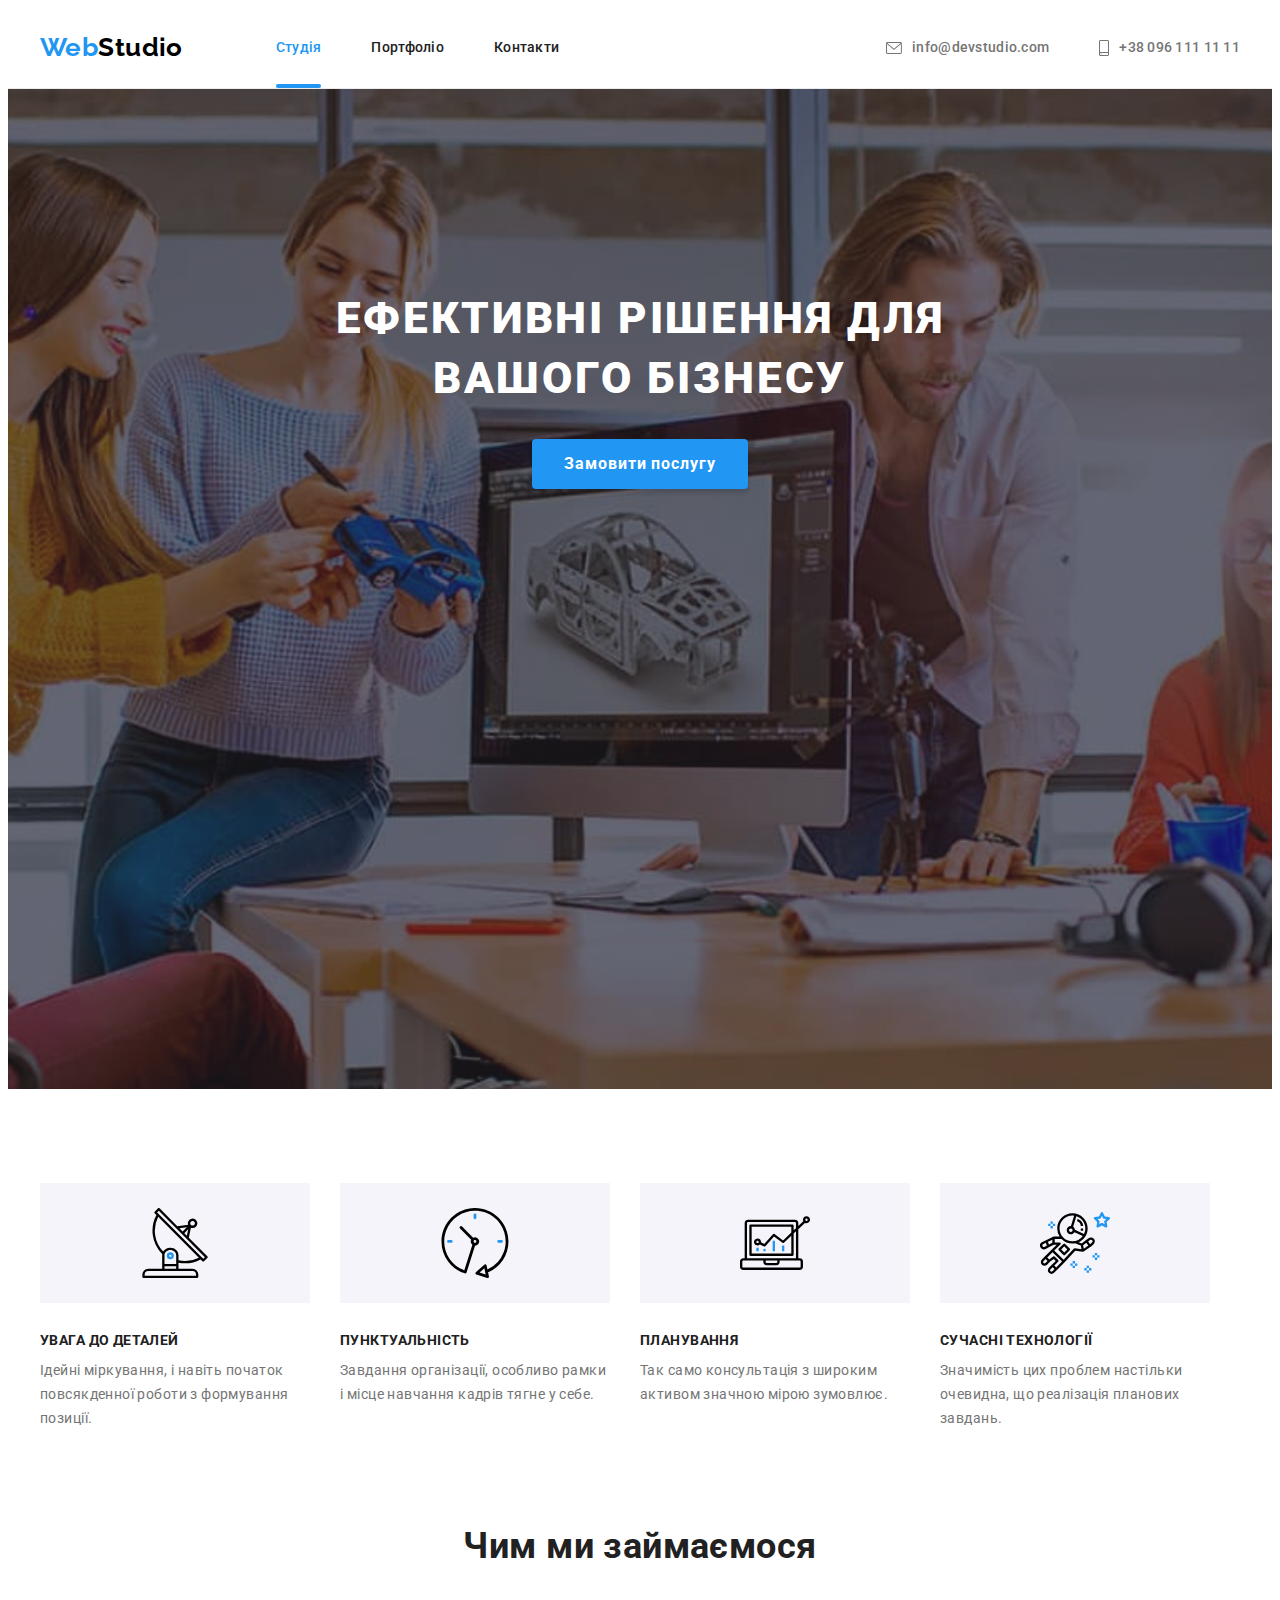
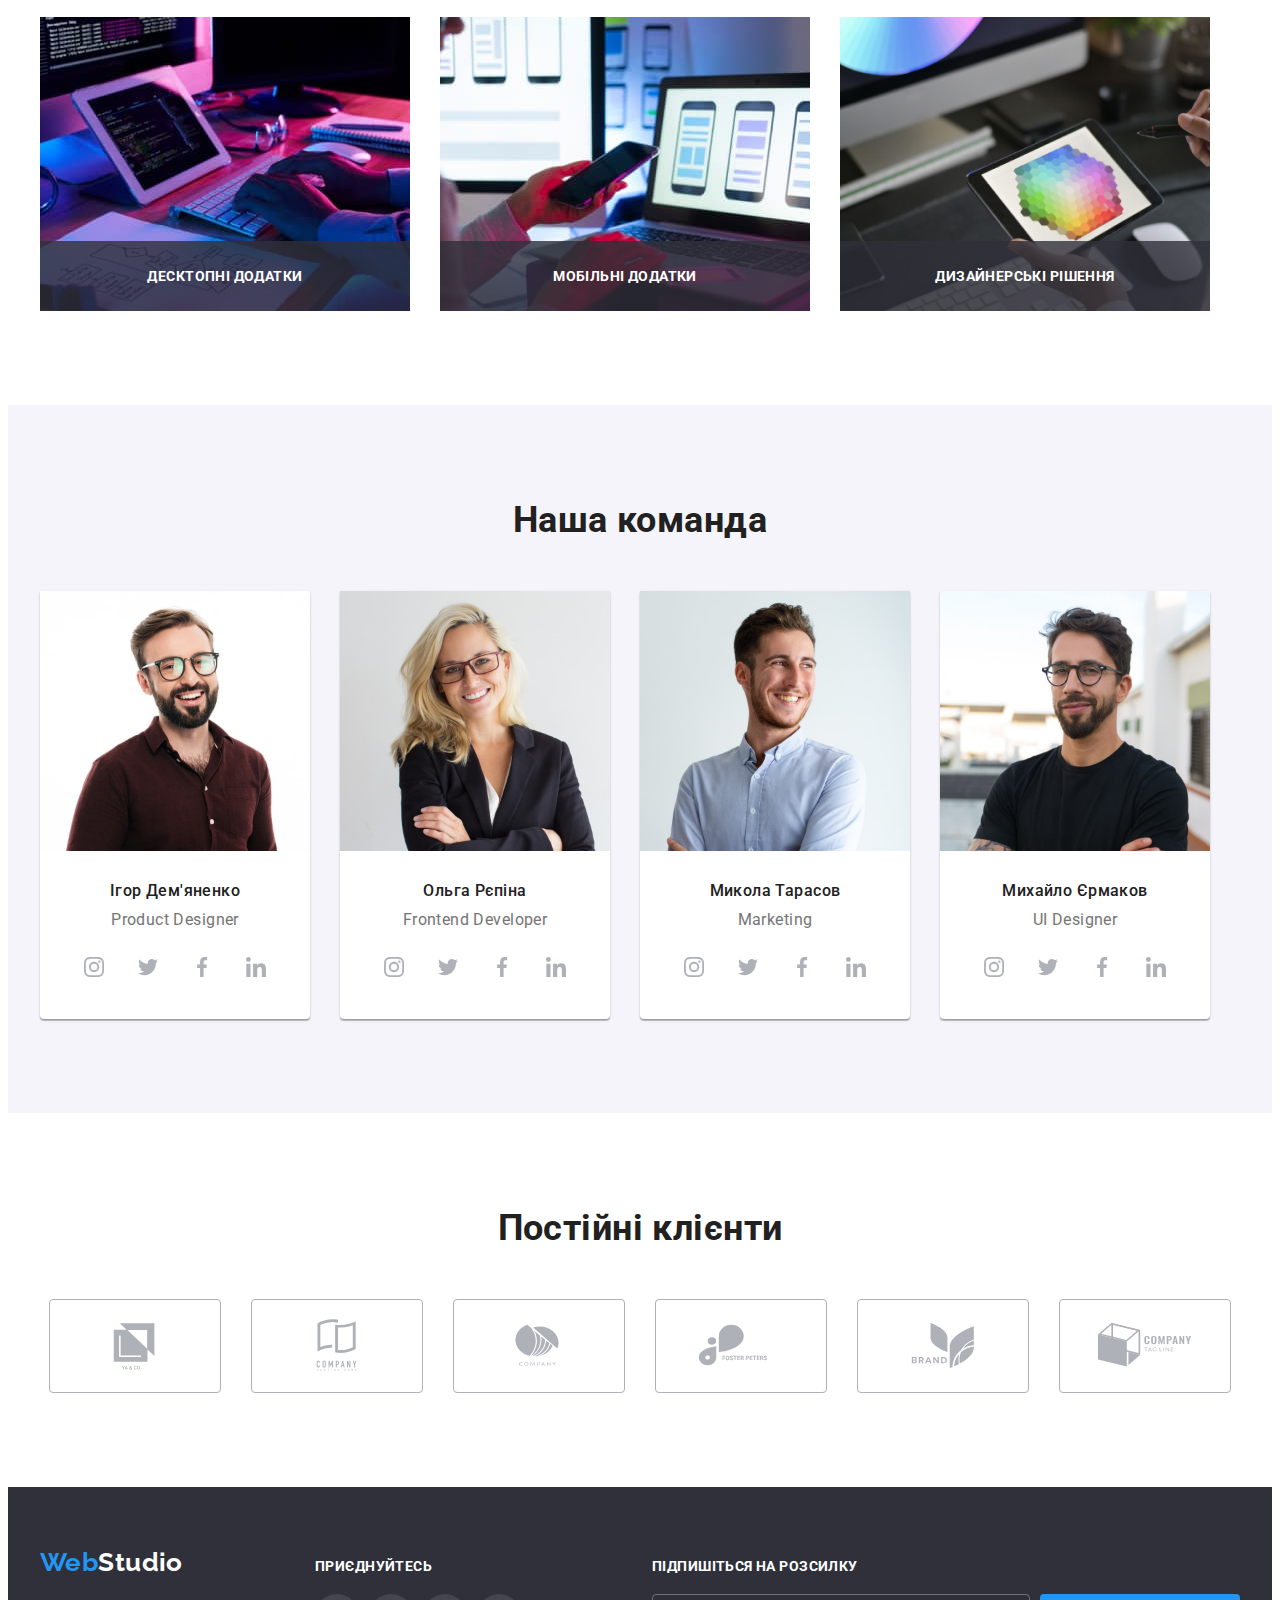
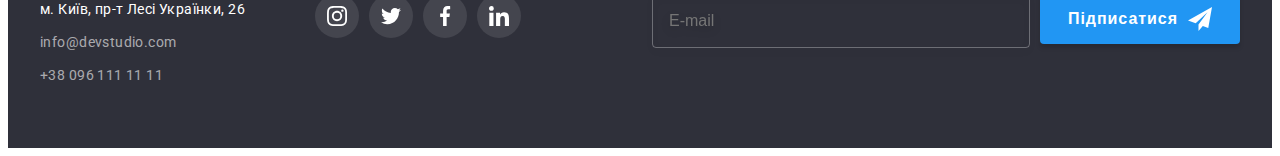
<file: index.html>
<!DOCTYPE html>
<html lang="en">
  <head>
    <meta charset="UTF-8" />
    <meta http-equiv="X-UA-Compatible" content="IE=edge" />
    <meta name="viewport" content="width=device-width, initial-scale=1.0" />
    <title>WebStudio</title>
    <link
      href="https://fonts.googleapis.com/css2?family=Raleway:wght@700&family=Roboto:wght@400;500;700;900&display=swap"
      rel="stylesheet"
    />
    <link
      rel="stylesheet"
      href="https://cdnjs.cloudflare.com/ajax/libs/modern-normalize/1.1.0/modern-normalize.min.css"
      integrity="sha512-wpPYUAdjBVSE4KJnH1VR1HeZfpl1ub8YT/NKx4PuQ5NmX2tKuGu6U/JRp5y+Y8XG2tV+wKQpNHVUX03MfMFn9Q=="
      crossorigin="anonymous"
      referrerpolicy="no-referrer"
    />
    <link rel="stylesheet" href="./css/main.min.css" />
  </head>

  <body>
    <!--++++++++++++++++ HEADER +++++++++++== -->
    <header class="header">
      <div class="header-container container">
        <a href="./index.html" class="logo"> <span class="logo--inversion">Web</span>Studio </a>
        <nav class="nav">
          <ul class="nav__list list">
            <li class="nav__item">
              <a href="./index.html" class="nav__link nav__link--current">Студія</a>
            </li>
            <li class="nav__item"><a href="./Portfolio.html" class="nav__link">Портфоліо</a></li>
            <li class="nav__item"><a href="" class="nav__link">Контакти</a></li>
          </ul>
        </nav>

        <ul class="contacts list">
          <li class="contacts__item">
            <a href="mailto:info@devstudio.com" class="contacts__link">
              <svg class="contacts__icon" width="16" height="10">
                <use href="./images/icons.svg#envelope"></use>
              </svg>
              info@devstudio.com</a
            >
          </li>
          <li class="contacts__item">
            <a href="tel:+380961111111" class="contacts__link">
              <svg class="contacts__icon" width="10" height="16">
                <use href="./images/icons.svg#smartphone"></use>
              </svg>
              +38 096 111 11 11</a
            >
          </li>
        </ul>
      </div>
    </header>
    <main>
      <!-- ++++++++++++++++ HERO +++++++++++== -->
      <section class="hero">
        <div>
          <h1 class="hero__title">ефективні рішення для вашого бізнесу</h1>
          <button type="button" class="hero__button" data-modal-open>Замовити послугу</button>
        </div>
      </section>

      <!-- 1.Показники досвіду -->
      <section class="section">
        <div class="features container">
          <h2 class="visually__hidden">Показники досвіду</h2>
          <ul class="features__sections list">
            <li class="features__items">
              <div class="features__icons">
                <svg class="features__icon">
                  <use href="./images/icons.svg#antenna"></use>
                </svg>
              </div>
              <h3 class="features__title">УВАГА ДО ДЕТАЛЕЙ</h3>
              <p class="features__list">
                Ідейні міркування, і навіть початок повсякденної роботи з формування позиції.
              </p>
            </li>
            <li class="features__items">
              <div class="features__icons">
                <svg class="features__icon">
                  <use href="./images/icons.svg#clock"></use>
                </svg>
              </div>
              <h3 class="features__title">ПУНКТУАЛЬНІСТЬ</h3>
              <p class="features__list">
                Завдання організації, особливо рамки i місце навчання кадрів тягне у себе.
              </p>
            </li>
            <li class="features__items">
              <div class="features__icons">
                <svg class="features__icon">
                  <use href="./images/icons.svg#diagram"></use>
                </svg>
              </div>
              <h3 class="features__title">ПЛАНУВАННЯ</h3>
              <p class="features__list">
                Так само консультація з широким активом значною мірою зумовлює.
              </p>
            </li>
            <li class="features__items">
              <div class="features__icons">
                <svg class="features__icon">
                  <use href="./images/icons.svg#astronaut"></use>
                </svg>
              </div>
              <h3 class="features__title">СУЧАСНІ ТЕХНОЛОГІЇ</h3>
              <p class="features__list">
                Значимість цих проблем настільки очевидна, що реалізація планових завдань.
              </p>
            </li>
          </ul>
        </div>
      </section>
      <!-- 2.Чим ми займаємося-->
      <section class="works section">
        <div class="container">
          <h2 class="works__title">Чим ми займаємося</h2>
          <ul class="works__features list">
            <li class="works__items">
              <img src="./images/doing1.jpg" alt="desktop applications" width="370" />
              <p class="works__overlay">Десктопні додатки</p>
            </li>
            <li class="works__items">
              <img src="./images/doing2.jpg" alt="mobile applications" width="370" />
              <p class="works__overlay">Мобільні додатки</p>
            </li>
            <li class="works__items">
              <img src="./images/doing3.jpg" alt="design solutions" width="370" />
              <p class="works__overlay">Дизайнерські рішення</p>
            </li>
          </ul>
        </div>
      </section>
      <!--  3.Наша команда-->
      <section class="team section">
        <div class="container">
          <h2 class="team__title">Наша команда</h2>
          <ul class="team__features list">
            <li class="team__item">
              <img src="./images/team1.jpg" alt="Product Designer" width="270" />
              <div class="team__content">
                <h3 class="team__name">Ігор Дем'яненко</h3>
                <p class="team__position">Product Designer</p>
                <!-- /*  посилання на соціальні мережі Ігор Дем'яненко*/ -->
                <ul class="social list">
                  <li>
                    <a
                      class="social__link"
                      href="https://www.instagram.com"
                      target="_blank"
                      rel="noopener noreferrer"
                      aria-label="Instagram icon"
                    >
                      <svg class="social__icon">
                        <use href="./images/icons.svg#instagram"></use>
                      </svg>
                    </a>
                  </li>
                  <li class="social__items">
                    <a
                      class="social__link"
                      href="https://www.twitter.com"
                      target="_blank"
                      rel="noopener noreferrer"
                      aria-label="Twitter icon"
                    >
                      <svg class="social__icon">
                        <use href="./images/icons.svg#twitter"></use>
                      </svg>
                    </a>
                  </li>
                  <li class="social__items">
                    <a
                      class="social__link"
                      href="https://uk-ua.facebook.com"
                      target="_blank"
                      rel="noopener noreferrer"
                      aria-label="Facebook icon"
                    >
                      <svg class="social__icon">
                        <use href="./images/icons.svg#facebook"></use>
                      </svg>
                    </a>
                  </li>
                  <li class="social__items">
                    <a
                      class="social__link"
                      href="https://www.linkedin.com/"
                      target="_blank"
                      rel="noopener noreferrer"
                      aria-label="Linkedin icon"
                    >
                      <svg class="social__icon">
                        <use href="./images/icons.svg#linkedin"></use>
                      </svg>
                    </a>
                  </li>
                </ul>
              </div>
            </li>
            <li class="team__item">
              <img src="./images/team2.jpg" alt="Frontend Developer" width="270" />
              <div class="team__content">
                <h3 class="team__name">Ольга Рєпіна</h3>
                <p class="team__position">Frontend Developer</p>
                <!-- /*  посилання на соціальні мережі Ольга Рєпіна*/ -->
                <ul class="social list">
                  <li>
                    <a
                      class="social__link"
                      href="https://www.instagram.com"
                      target="_blank"
                      rel="noopener noreferrer"
                      aria-label="Instagram icon"
                    >
                      <svg class="social__icon">
                        <use href="./images/icons.svg#instagram"></use>
                      </svg>
                    </a>
                  </li>
                  <li class="social__items">
                    <a
                      class="social__link"
                      href="https://www.twitter.com"
                      target="_blank"
                      rel="noopener noreferrer"
                      aria-label="Twitter icon"
                    >
                      <svg class="social__icon">
                        <use href="./images/icons.svg#twitter"></use>
                      </svg>
                    </a>
                  </li>
                  <li class="social__items">
                    <a
                      class="social__link"
                      href="https://uk-ua.facebook.com"
                      target="_blank"
                      rel="noopener noreferrer"
                      aria-label="Facebook icon"
                    >
                      <svg class="social__icon">
                        <use href="./images/icons.svg#facebook"></use>
                      </svg>
                    </a>
                  </li>
                  <li class="social__items">
                    <a
                      class="social__link"
                      href="https://www.linkedin.com/"
                      target="_blank"
                      rel="noopener noreferrer"
                      aria-label="Linkedin icon"
                    >
                      <svg class="social__icon">
                        <use href="./images/icons.svg#linkedin"></use>
                      </svg>
                    </a>
                  </li>
                </ul>
              </div>
            </li>
            <li class="team__item">
              <img src="./images/team3.jpg" alt="Marketing" width="270" />
              <div class="team__content">
                <h3 class="team__name">Микола Тарасов</h3>
                <p class="team__position">Marketing</p>
                <!-- /*  посилання на соціальні мережі Микола Тарасов*/ -->
                <ul class="social list">
                  <li>
                    <a
                      class="social__link"
                      href="https://www.instagram.com"
                      target="_blank"
                      rel="noopener noreferrer"
                      aria-label="Instagram icon"
                    >
                      <svg class="social__icon">
                        <use href="./images/icons.svg#instagram"></use>
                      </svg>
                    </a>
                  </li>
                  <li class="social__items">
                    <a
                      class="social__link"
                      href="https://www.twitter.com"
                      target="_blank"
                      rel="noopener noreferrer"
                      aria-label="Twitter icon"
                    >
                      <svg class="social__icon">
                        <use href="./images/icons.svg#twitter"></use>
                      </svg>
                    </a>
                  </li>
                  <li class="social__items">
                    <a
                      class="social__link"
                      href="https://uk-ua.facebook.com"
                      target="_blank"
                      rel="noopener noreferrer"
                      aria-label="Facebook icon"
                    >
                      <svg class="social__icon">
                        <use href="./images/icons.svg#facebook"></use>
                      </svg>
                    </a>
                  </li>
                  <li class="social__items">
                    <a
                      class="social__link"
                      href="https://www.linkedin.com/"
                      target="_blank"
                      rel="noopener noreferrer"
                      aria-label="Linkedin icon"
                    >
                      <svg class="social__icon">
                        <use href="./images/icons.svg#linkedin"></use>
                      </svg>
                    </a>
                  </li>
                </ul>
              </div>
            </li>
            <li class="team__item">
              <img src="./images/team4.jpg" alt="UI Designer" width="270" />
              <div class="team__content">
                <h3 class="team__name">Михайло Єрмаков</h3>
                <p class="team__position">UI Designer</p>
                <!-- /*  посилання на соціальні мережі Михайло Єрмаков*/ -->
                <ul class="social list">
                  <li>
                    <a
                      class="social__link"
                      href="https://www.instagram.com"
                      target="_blank"
                      rel="noopener noreferrer"
                      aria-label="Instagram icon"
                    >
                      <svg class="social__icon">
                        <use href="./images/icons.svg#instagram"></use>
                      </svg>
                    </a>
                  </li>
                  <li class="social__items">
                    <a
                      class="social__link"
                      href="https://www.twitter.com"
                      target="_blank"
                      rel="noopener noreferrer"
                      aria-label="Twitter icon"
                    >
                      <svg class="social__icon">
                        <use href="./images/icons.svg#twitter"></use>
                      </svg>
                    </a>
                  </li>
                  <li class="social__items">
                    <a
                      class="social__link"
                      href="https://uk-ua.facebook.com"
                      target="_blank"
                      rel="noopener noreferrer"
                      aria-label="Facebook icon"
                    >
                      <svg class="social__icon">
                        <use href="./images/icons.svg#facebook"></use>
                      </svg>
                    </a>
                  </li>
                  <li class="social__items">
                    <a
                      class="social__link"
                      href="https://www.linkedin.com/"
                      target="_blank"
                      rel="noopener noreferrer"
                      aria-label="Linkedin icon"
                    >
                      <svg class="social__icon">
                        <use href="./images/icons.svg#linkedin"></use>
                      </svg>
                    </a>
                  </li>
                </ul>
              </div>
            </li>
          </ul>
        </div>
      </section>
      <!--  4.Постійні клієнти-->
      <section class="clients section">
        <div class="container">
          <h2 class="clients__title">Постійні клієнти</h2>
          <ul class="clients__list list">
            <li>
              <a
                class="clients__link"
                href="https://www.google.com/"
                target="_blank"
                rel="noopener noreferrer"
                aria-label="Перший постійний клієнт"
              >
                <svg class="clients__icon">
                  <use href="./images/icons.svg#Logo1"></use>
                </svg>
              </a>
            </li>
            <li>
              <a
                class="clients__link"
                href="https://www.google.com/"
                target="_blank"
                rel="noopener noreferrer"
                aria-label="Другий постійний клієнт"
              >
                <svg class="clients__icon">
                  <use href="./images/icons.svg#Logo2"></use>
                </svg>
              </a>
            </li>
            <li>
              <a
                class="clients__link"
                href="https://www.google.com/"
                target="_blank"
                rel="noopener noreferrer"
                aria-label="Третій постійний клієнт"
              >
                <svg class="clients__icon">
                  <use href="./images/icons.svg#Logo3"></use>
                </svg>
              </a>
            </li>
            <li>
              <a
                class="clients__link"
                href="https://www.google.com/"
                target="_blank"
                rel="noopener noreferrer"
                aria-label="Четвертий постійний клієнт"
              >
                <svg class="clients__icon">
                  <use href="./images/icons.svg#Logo4"></use>
                </svg>
              </a>
            </li>
            <li>
              <a
                class="clients__link"
                href="https://www.google.com/"
                target="_blank"
                rel="noopener noreferrer"
                aria-label="П'ятий постійний клієнт"
              >
                <svg class="clients__icon">
                  <use href="./images/icons.svg#Logo5"></use>
                </svg>
              </a>
            </li>
            <li>
              <a
                class="clients__link"
                href="https://www.google.com/"
                target="_blank"
                rel="noopener noreferrer"
                aria-label="Шостий постійний клієнт"
              >
                <svg class="clients__icon">
                  <use href="./images/icons.svg#Logo6"></use>
                </svg>
              </a>
            </li>
          </ul>
        </div>
      </section>
    </main>
    <!-- ======= footer ======== -->
    <footer class="footer">
      <div class="footer__container container">
        <div>
          <a href="./index.html" class="footer__logo">
            <span class="logo--inversion">Web</span>Studio</a
          >
          <address>
            <ul class="address list">
              <li class="address__item">
                <a
                  href="https://goo.gl/maps/YVuSFA7WmC1A45kF6"
                  target="_blank"
                  rel="noopener noreferrer nofollow"
                  class="address__link"
                >
                  м. Київ, пр-т Лесі Українки, 26</a
                >
              </li>
              <li class="address__item">
                <a href="mailto:info@devstudio.com" class="address__contacts">info@devstudio.com</a>
              </li>
              <li class="address__item">
                <a href="tel:+380961111111" class="address__contacts">+38 096 111 11 11</a>
              </li>
            </ul>
          </address>
        </div>
        <!-- footer social -->
        <div class="footer__social">
          <h2 class="footer__join">Приєднуйтесь</h2>
          <ul class="icon__social list">
            <li>
              <a
                class="footer__social-link"
                href="https://www.instagram.com"
                target="_blank"
                rel="noopener noreferrer"
                aria-label="Instagram icon"
              >
                <svg class="footer__social-icon">
                  <use href="./images/icons.svg#instagram"></use>
                </svg>
              </a>
            </li>

            <li>
              <a
                class="footer__social-link"
                href="https://www.twitter.com"
                target="_blank"
                rel="noopener noreferrer"
                aria-label="Twitter icon"
              >
                <svg class="footer__social-icon">
                  <use href="./images/icons.svg#twitter"></use>
                </svg>
              </a>
            </li>
            <li>
              <a
                class="footer__social-link"
                href="https://uk-ua.facebook.com"
                target="_blank"
                rel="noopener noreferrer"
                aria-label="Facebook icon"
              >
                <svg class="footer__social-icon">
                  <use href="./images/icons.svg#facebook"></use>
                </svg>
              </a>
            </li>
            <li>
              <a
                class="footer__social-link"
                href="https://www.linkedin.com/"
                target="_blank"
                rel="noopener noreferrer"
                aria-label="Linkedin icon"
              >
                <svg class="footer__social-icon">
                  <use href="./images/icons.svg#linkedin"></use>
                </svg>
              </a>
            </li>
          </ul>
        </div>
        <!-- Підпишись на розсилку (форма) -->
        <form action="email" class="footer__form">
          <p class="social__join">Підпишіться на розсилку</p>

          <div class="footer__form-field">
            <label>
              <input class="form__input" type="email" placeholder="E-mail" required />
            </label>

            <button class="form__btn" type="submit">
              Підписатися
              <svg class="icon-send" width="24" height="24">
                <use href="./images/icons.svg#icon-send"></use>
              </svg>
            </button>
          </div>
        </form>
      </div>
    </footer>
    <!-- =========Модульне вікно========= -->
    <div class="backdrop is-hidden" data-modal>
      <div class="modal">
        <!-- ================================ -->
        <button class="modal__btn" type="button" data-modal-close>
          <svg width="18" height="18">
            <use href="./images/icons.svg#icon-close"></use>
          </svg>
        </button>
        <!-- =================================== -->
        <p class="modal__title">Залиште свої дані, ми вам передзвонимо</p>

        <form class="modal-form" name="modal-form">
          <div class="modal-form__block">
            <label class="modal-form__group">
              <span class="modal-form__label">Ім'я</span>
              <div class="modal-form__wrapper">
                <input class="modal-form__field" type="text" required />
                <svg class="modal-form__icon" width="18" height="18">
                  <use href="./images/icons.svg#icon-person-modal"></use>
                </svg>
              </div>
            </label>

            <label class="modal-form__group">
              <span class="modal-form__label">Телефон</span>
              <div class="modal-form__wrapper">
                <input class="modal-form__field" type="phone" required />
                <svg class="modal-form__icon" width="18" height="18">
                  <use href="./images/icons.svg#icon-phone-modal"></use>
                </svg>
              </div>
            </label>

            <label class="modal-form__group">
              <span class="modal-form__label">Пошта</span>
              <div class="modal-form__wrapper">
                <input class="modal-form__field" type="mail" required />
                <svg class="modal-form__icon" width="18" height="18">
                  <use href="./images/icons.svg#icon-email-modal"></use>
                </svg>
              </div>
            </label>

            <label class="modal-form__group">
              <span class="modal-form__label">Коментар</span>
              <div class="modal-form__wrapper">
                <textarea
                  class="modal-form__message"
                  name="user_message"
                  id="user_message"
                  rows="6"
                  placeholder="Введіть текст"
                ></textarea>
              </div>
            </label>
          </div>

          <div class="modal-form__agreement" role="group">
            <label class="modal__agreement">
              <input class="check__input" type="checkbox" required />
              <span class="checkbox__icon"></span>
              Погоджуюся з розсилкою та приймаю
              <a class="modal-form__agreement--link" href="">Умови договору</a>
            </label>
          </div>
          <button class="modal-form__btn" type="submit">Відправити</button>
        </form>
      </div>
    </div>
    <!-- ============================================== -->
    <script src="./js/modal.js"></script>
  </body>
</html>
</file>
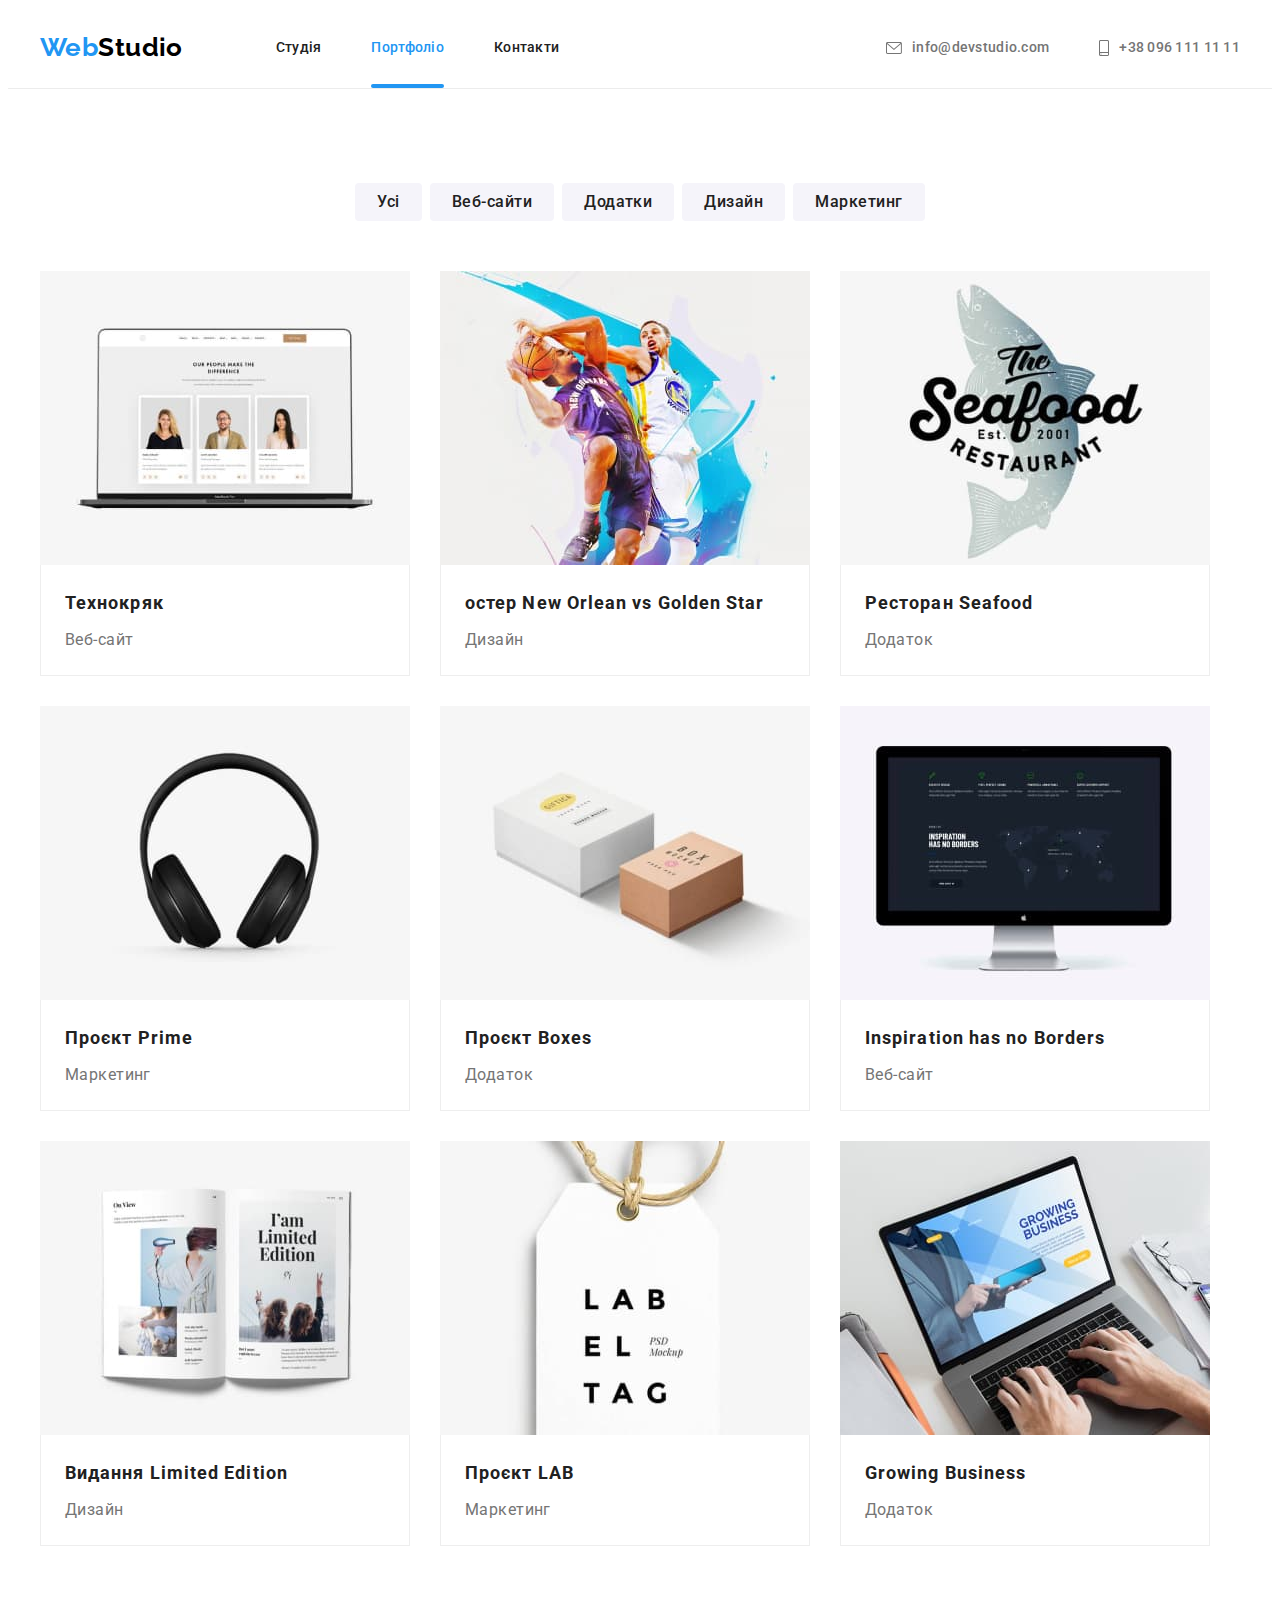
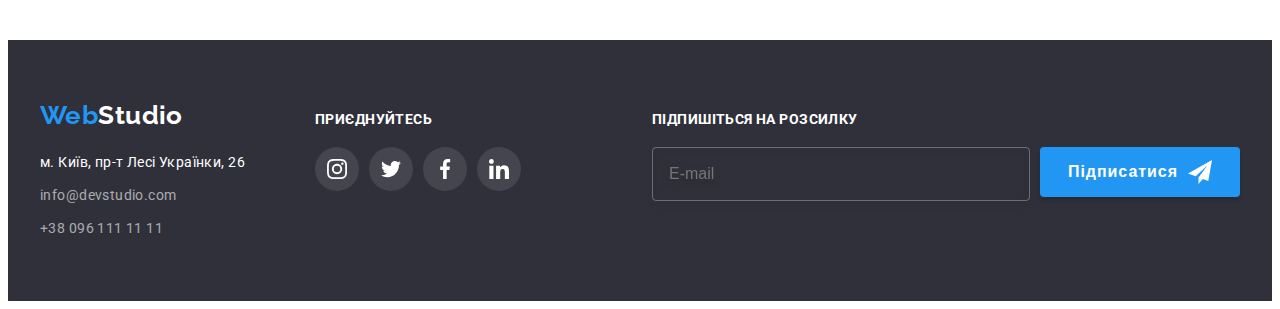
<file: Portfolio.html>
<!DOCTYPE html>
<html lang="en">
  <head>
    <meta charset="UTF-8" />
    <meta http-equiv="X-UA-Compatible" content="IE=edge" />
    <meta name="viewport" content="width=device-width, initial-scale=1.0" />
    <title>Portfolio</title>
    <link
      href="https://fonts.googleapis.com/css2?family=Raleway:wght@700&family=Roboto:wght@400;500;700;900&display=swap"
      rel="stylesheet"
    />
    <link
      rel="stylesheet"
      href="https://cdnjs.cloudflare.com/ajax/libs/modern-normalize/1.1.0/modern-normalize.min.css"
      integrity="sha512-wpPYUAdjBVSE4KJnH1VR1HeZfpl1ub8YT/NKx4PuQ5NmX2tKuGu6U/JRp5y+Y8XG2tV+wKQpNHVUX03MfMFn9Q=="
      crossorigin="anonymous"
      referrerpolicy="no-referrer"
    />
    <link rel="stylesheet" href="./css/main.min.css" />
  </head>

  <body>
    <header class="header">
      <div class="header-container container">
        <a href="./index.html" class="logo"> <span class="logo--inversion">Web</span>Studio </a>
        <nav class="nav">
          <ul class="nav__list list">
            <li class="nav__item"><a href="./index.html" class="nav__link">Студія</a></li>
            <li class="nav__item">
              <a href="./Portfolio.html" class="nav__link nav__link--current">Портфоліо</a>
            </li>
            <li class="nav__item"><a href="" class="nav__link">Контакти</a></li>
          </ul>
        </nav>

        <ul class="contacts list">
          <li class="contacts__item">
            <a href="mailto:info@devstudio.com" class="contacts__link">
              <svg class="contacts__icon" width="16" height="10">
                <use href="./images/icons.svg#envelope"></use>
              </svg>
              info@devstudio.com</a
            >
          </li>
          <li class="contacts__item">
            <a href="tel:+380961111111" class="contacts__link">
              <svg class="contacts__icon" width="10" height="16">
                <use href="./images/icons.svg#smartphone"></use>
              </svg>
              +38 096 111 11 11</a
            >
          </li>
        </ul>
      </div>
    </header>

    <main>
      <section class="section">
        <div class="container">
          <h1 class="visually__hidden">Portfolio</h1>
          <ul class="filter list">
            <!-- список кнопок -->
            <li class="filter__item"><button class="filter__btn" type="button">Усі</button></li>
            <li class="filter__item">
              <button class="filter__btn" type="button">Веб-сайти</button>
            </li>
            <li class="filter__item"><button class="filter__btn" type="button">Додатки</button></li>
            <li class="filter__item"><button class="filter__btn" type="button">Дизайн</button></li>
            <li class="filter__item">
              <button class="filter__btn" type="button">Маркетинг</button>
            </li>
          </ul>

          <!---------- Портфоліо card-set------->
          <ul class="projects list">
            <li class="projects__title">
              <a href="" class="projects__link link">
                <div class="projects__thumb">
                  <img src="./images/portfolio/one-our-team.jpg" alt="ноутбук с фото" width="370" />
                  <div class="portfolio__overlay">
                    <p>
                      Ресурс пропонує комплексні пропозиції з різним рівнем функціоналу та сервісів.
                      Все це дозволить відвідувачу отримати вичерпні відомості про компанію чи
                      приватну особу
                    </p>
                  </div>
                </div>
                <div class="card-set">
                  <h2 class="card-set__items">Технокряк</h2>
                  <p class="card-set__list">Веб-сайт</p>
                </div>
              </a>
            </li>

            <li class="projects__title">
              <a href="" class="projects__link link">
                <div class="projects__thumb">
                  <img
                    src="./images/portfolio/two-poster.jpg"
                    alt="баскетбольний постер"
                    width="370"
                  />
                  <div class="portfolio__overlay">
                    <p>
                      Ресурс пропонує комплексні пропозиції з різним рівнем функціоналу та сервісів.
                      Все це дозволить відвідувачу отримати вичерпні відомості про компанію чи
                      приватну особу
                    </p>
                  </div>
                </div>
                <div class="card-set">
                  <h2 class="card-set__items">остер New Orlean vs Golden Star</h2>
                  <p class="card-set__list">Дизайн</p>
                </div>
              </a>
            </li>

            <li class="projects__title">
              <a href="" class="projects__link link">
                <div class="projects__thumb">
                  <img
                    src="./images/portfolio/three-restaurant.jpg"
                    alt="ресторан морскої їжі"
                    width="370"
                  />
                  <div class="portfolio__overlay">
                    <p>
                      Ресурс пропонує комплексні пропозиції з різним рівнем функціоналу та сервісів.
                      Все це дозволить відвідувачу отримати вичерпні відомості про компанію чи
                      приватну особу
                    </p>
                  </div>
                </div>
                <div class="card-set">
                  <h2 class="card-set__items">Ресторан Seafood</h2>
                  <p class="card-set__list">Додаток</p>
                </div>
              </a>
            </li>

            <li class="projects__title">
              <a href="" class="projects__link link">
                <div class="projects__thumb">
                  <img src="./images/portfolio/four-headphone.jpg" alt="навушники" width="370" />
                  <div class="portfolio__overlay">
                    <p>
                      Ресурс пропонує комплексні пропозиції з різним рівнем функціоналу та сервісів.
                      Все це дозволить відвідувачу отримати вичерпні відомості про компанію чи
                      приватну особу
                    </p>
                  </div>
                </div>
                <div class="card-set">
                  <h2 class="card-set__items">Проєкт Prime</h2>
                  <p class="card-set__list">Маркетинг</p>
                </div>
              </a>
            </li>

            <li class="projects__title">
              <a href="" class="projects__link link">
                <div class="projects__thumb">
                  <img src="./images/portfolio/five-boxes.jpg" alt="дві коробки" width="370" />
                  <div class="portfolio__overlay">
                    <p>
                      Ресурс пропонує комплексні пропозиції з різним рівнем функціоналу та сервісів.
                      Все це дозволить відвідувачу отримати вичерпні відомості про компанію чи
                      приватну особу
                    </p>
                  </div>
                </div>
                <div class="card-set">
                  <h2 class="card-set__items">Проєкт Boxes</h2>
                  <p class="card-set__list">Додаток</p>
                </div>
              </a>
            </li>

            <li class="projects__title">
              <a href="" class="projects__link link">
                <div class="projects__thumb">
                  <img src="./images/portfolio/six-monitor.jpg" alt="монітор" width="370" />
                  <div class="portfolio__overlay">
                    <p>
                      Ресурс пропонує комплексні пропозиції з різним рівнем функціоналу та сервісів.
                      Все це дозволить відвідувачу отримати вичерпні відомості про компанію чи
                      приватну особу
                    </p>
                  </div>
                </div>
                <div class="card-set">
                  <h2 class="card-set__items">Inspiration has no Borders</h2>
                  <p class="card-set__list">Веб-сайт</p>
                </div>
              </a>
            </li>

            <li class="projects__title">
              <a href="" class="projects__link link">
                <div class="projects__thumb">
                  <img src="./images/portfolio/seven-magazine.jpg" alt="журнал" width="370" />
                  <div class="portfolio__overlay">
                    <p>
                      Ресурс пропонує комплексні пропозиції з різним рівнем функціоналу та сервісів.
                      Все це дозволить відвідувачу отримати вичерпні відомості про компанію чи
                      приватну особу
                    </p>
                  </div>
                </div>
                <div class="card-set">
                  <h2 class="card-set__items">Видання Limited Edition</h2>
                  <p class="card-set__list">Дизайн</p>
                </div>
              </a>
            </li>

            <li class="projects__title">
              <a href="" class="projects__link link">
                <div class="projects__thumb">
                  <img
                    src="./images/portfolio/eight-lab-el-tag.jpg"
                    alt="лабораторія тег"
                    width="370"
                  />
                  <div class="portfolio__overlay">
                    <p>
                      Ресурс пропонує комплексні пропозиції з різним рівнем функціоналу та сервісів.
                      Все це дозволить відвідувачу отримати вичерпні відомості про компанію чи
                      приватну особу
                    </p>
                  </div>
                </div>
                <div class="card-set">
                  <h2 class="card-set__items">Проєкт LAB</h2>
                  <p class="card-set__list">Маркетинг</p>
                </div>
              </a>
            </li>

            <li class="projects__title">
              <a href="" class="projects__link link">
                <div class="projects__thumb">
                  <img src="./images/portfolio/nine-noutbook.jpg" alt="ноутбук" width="370" />
                  <div class="portfolio__overlay">
                    <p>
                      Ресурс пропонує комплексні пропозиції з різним рівнем функціоналу та сервісів.
                      Все це дозволить відвідувачу отримати вичерпні відомості про компанію чи
                      приватну особу
                    </p>
                  </div>
                </div>
                <div class="card-set">
                  <h2 class="card-set__items">Growing Business</h2>
                  <p class="card-set__list">Додаток</p>
                </div>
              </a>
            </li>
          </ul>
        </div>
      </section>
    </main>

    <footer class="footer">
      <div class="footer__container container">
        <div>
          <a href="./index.html" class="footer__logo">
            <span class="logo--inversion">Web</span>Studio</a
          >
          <address>
            <ul class="address list">
              <li class="address__item">
                <a
                  href="https://goo.gl/maps/YVuSFA7WmC1A45kF6"
                  target="_blank"
                  rel="noopener noreferrer nofollow"
                  class="address__link"
                >
                  м. Київ, пр-т Лесі Українки, 26</a
                >
              </li>
              <li class="address__item">
                <a href="mailto:info@devstudio.com" class="address__contacts">info@devstudio.com</a>
              </li>
              <li class="address__item">
                <a href="tel:+380961111111" class="address__contacts">+38 096 111 11 11</a>
              </li>
            </ul>
          </address>
        </div>
        <!-- footer social -->
        <div class="footer__social">
          <h2 class="footer__join">Приєднуйтесь</h2>
          <ul class="icon__social list">
            <li>
              <a
                class="footer__social-link"
                href="https://www.instagram.com"
                target="_blank"
                rel="noopener noreferrer"
                aria-label="Instagram icon"
              >
                <svg class="footer__social-icon">
                  <use href="./images/icons.svg#instagram"></use>
                </svg>
              </a>
            </li>

            <li>
              <a
                class="footer__social-link"
                href="https://www.twitter.com"
                target="_blank"
                rel="noopener noreferrer"
                aria-label="Twitter icon"
              >
                <svg class="footer__social-icon">
                  <use href="./images/icons.svg#twitter"></use>
                </svg>
              </a>
            </li>
            <li>
              <a
                class="footer__social-link"
                href="https://uk-ua.facebook.com"
                target="_blank"
                rel="noopener noreferrer"
                aria-label="Facebook icon"
              >
                <svg class="footer__social-icon">
                  <use href="./images/icons.svg#facebook"></use>
                </svg>
              </a>
            </li>
            <li>
              <a
                class="footer__social-link"
                href="https://www.linkedin.com/"
                target="_blank"
                rel="noopener noreferrer"
                aria-label="Linkedin icon"
              >
                <svg class="footer__social-icon">
                  <use href="./images/icons.svg#linkedin"></use>
                </svg>
              </a>
            </li>
          </ul>
        </div>
        <!-- Підпишись на розсилку (форма) -->
        <form action="email" class="footer__form">
          <p class="social__join">Підпишіться на розсилку</p>

          <div class="footer__form-field">
            <label>
              <input class="form__input" type="email" placeholder="E-mail" required />
            </label>

            <button class="form__btn" type="submit">
              Підписатися
              <svg class="icon-send" width="24" height="24">
                <use href="./images/icons.svg#icon-send"></use>
              </svg>
            </button>
          </div>
        </form>
      </div>
    </footer>
  </body>
</html>
</file>
<file: css/main.min.css>
h1,h2,h3,h4,h5,h6,p{margin:0}.list{list-style:none;padding-left:0;margin:0}.link{text-decoration:none;cursor:pointer}img,svg{display:block;max-width:100%;height:auto}address{font-style:normal}.section{padding-top:94px;padding-bottom:94px}.container{width:1200px;margin:0 auto;padding:0 15px}body{background-color:var(--primary-white-color);color:var(--primary-text-color);font-family:"Roboto",sans-serif;font-size:14px;letter-spacing:.03em}:root{--primary-text-color: #212121;--primary-white-color: #ffffff;--title-text-color: #757575;--accent-color: #2196f3;--background-body-portfolio: #eeeeee;--logo-studio-color: #000000;--background-team: #f5f4fa;--background-hero-footer: #2f303a;--footer-address-color: rgba(255, 255, 255, 0.6)}.visually__hidden{position:absolute;width:1px;height:1px;margin:-1px;border:0;padding:0;white-space:nowrap;-webkit-clip-path:inset(100%);clip-path:inset(100%);clip:rect(0 0 0 0);overflow:hidden}.header{border-bottom:1px solid #ececec}.header-container{display:-webkit-box;display:-ms-flexbox;display:flex;-webkit-box-align:center;-ms-flex-align:center;align-items:center}.logo{color:var(--logo-studio-color);font-family:"Raleway",sans-serif;font-weight:700;font-size:26px;line-height:1.2;text-decoration:none}.logo--inversion{color:var(--accent-color)}.nav{margin-left:93px}.nav__list{display:-webkit-box;display:-ms-flexbox;display:flex}.nav__item{position:relative}.nav__item:not(:last-child){margin-right:50px}.nav__link{display:block;padding-top:32px;padding-bottom:32px;color:var(--primary-text-color);font-weight:500;font-size:14px;line-height:1.14;letter-spacing:.02em;text-decoration:none;-webkit-transition:color 250ms cubic-bezier(0.4, 0, 0.2, 1);transition:color 250ms cubic-bezier(0.4, 0, 0.2, 1)}.nav__link:hover,.nav__link:focus{color:var(--accent-color)}.nav__link--current{color:var(--accent-color);font-weight:500;font-size:14px;line-height:1.14;letter-spacing:.02em;text-decoration:none;-webkit-transition:color 250ms cubic-bezier(0.4, 0, 0.2, 1);transition:color 250ms cubic-bezier(0.4, 0, 0.2, 1)}.nav__link--current:hover,.nav__link--current:focus{color:var(--primary-text-color)}.nav__link--current::after{position:absolute;content:"";display:block;width:100%;height:4px;border-radius:2px;background-color:var(--accent-color);bottom:0}.contacts{display:-webkit-box;display:-ms-flexbox;display:flex;margin-left:auto}.contacts__item:last-child{margin-left:50px}.contacts__link{color:var(--title-text-color);font-weight:500;font-size:14px;line-height:1.14;letter-spacing:.02em;text-decoration:none;-webkit-transition:color 250ms cubic-bezier(0.4, 0, 0.2, 1);transition:color 250ms cubic-bezier(0.4, 0, 0.2, 1)}.contacts__link:hover,.contacts__link:focus{color:var(--accent-color)}.contacts__link{display:-webkit-box;display:-ms-flexbox;display:flex;-webkit-box-orient:horizontal;-webkit-box-direction:normal;-ms-flex-direction:row;flex-direction:row;gap:10px}.contacts__icon{fill:currentColor}.hero{background:var(--background-hero-footer);padding:200px 0;text-align:center;max-width:1600px;height:600px;margin-left:auto;margin-right:auto;background-image:-webkit-gradient(linear, left top, left bottom, from(rgba(47, 48, 58, 0.4)), to(rgba(47, 48, 58, 0.4))),url(../images/hero.jpg);background-image:linear-gradient(rgba(47, 48, 58, 0.4), rgba(47, 48, 58, 0.4)),url(../images/hero.jpg);background-repeat:no-repeat;background-position:center;background-size:cover}.hero__title{width:696px;margin:0 auto 30px;color:var(--primary-white-color);font-weight:900;font-size:44px;line-height:1.36;letter-spacing:.06em;text-transform:uppercase}.hero__button{padding:10px 32px;min-width:216px;border:none;background:var(--accent-color);color:var(--primary-white-color);font-family:inherit;font-weight:700;font-size:16px;line-height:1.88;letter-spacing:.06em;cursor:pointer;border-width:0;border-radius:4px;-webkit-box-shadow:0px 4px 4px rgba(0,0,0,.15);box-shadow:0px 4px 4px rgba(0,0,0,.15);-webkit-transition:background-color 250ms cubic-bezier(0.4, 0, 0.2, 1),-webkit-box-shadow 250ms cubic-bezier(0.4, 0, 0.2, 1);transition:background-color 250ms cubic-bezier(0.4, 0, 0.2, 1),-webkit-box-shadow 250ms cubic-bezier(0.4, 0, 0.2, 1);transition:background-color 250ms cubic-bezier(0.4, 0, 0.2, 1),box-shadow 250ms cubic-bezier(0.4, 0, 0.2, 1);transition:background-color 250ms cubic-bezier(0.4, 0, 0.2, 1),box-shadow 250ms cubic-bezier(0.4, 0, 0.2, 1),-webkit-box-shadow 250ms cubic-bezier(0.4, 0, 0.2, 1)}.backdrop{position:fixed;top:0;left:0;width:100%;height:100%;visibility:visible;background-color:rgba(0,0,0,.2);-webkit-transition:opacity 250ms cubic-bezier(0.4, 0, 0.2, 1),visibility 250ms cubic-bezier(0.4, 0, 0.2, 1);transition:opacity 250ms cubic-bezier(0.4, 0, 0.2, 1),visibility 250ms cubic-bezier(0.4, 0, 0.2, 1)}.backdrop.is-hidden{opacity:0;visibility:hidden;pointer-events:none}.modal{position:absolute;top:50%;left:50%;min-width:528px;min-height:581px;padding:40px;background-color:#fff;-webkit-box-shadow:0px 1px 3px rgba(0,0,0,.12),0px 1px 1px rgba(0,0,0,.14),0px 2px 1px rgba(0,0,0,.2);box-shadow:0px 1px 3px rgba(0,0,0,.12),0px 1px 1px rgba(0,0,0,.14),0px 2px 1px rgba(0,0,0,.2);border-radius:4px;-webkit-transform:translate(-50%, -50%) scale(1);transform:translate(-50%, -50%) scale(1);-webkit-transition:-webkit-transform 250ms cubic-bezier(0.4, 0, 0.2, 1);transition:-webkit-transform 250ms cubic-bezier(0.4, 0, 0.2, 1);transition:transform 250ms cubic-bezier(0.4, 0, 0.2, 1);transition:transform 250ms cubic-bezier(0.4, 0, 0.2, 1), -webkit-transform 250ms cubic-bezier(0.4, 0, 0.2, 1)}.backdrop.is-hidden .modal{opacity:0;-webkit-transform:translate(-50%, -50%) scale(0.9);transform:translate(-50%, -50%) scale(0.9)}.modal__btn{position:absolute;top:8px;right:8px;padding:0;display:-webkit-box;display:-ms-flexbox;display:flex;-webkit-box-align:center;-ms-flex-align:center;align-items:center;-webkit-box-pack:center;-ms-flex-pack:center;justify-content:center;width:30px;height:30px;background-color:rgba(0,0,0,0);border-radius:50%;border:1px solid rgba(0,0,0,.1);cursor:pointer;-webkit-transition:fill 250ms cubic-bezier(0.4, 0, 0.2, 1);transition:fill 250ms cubic-bezier(0.4, 0, 0.2, 1)}.modal__btn:hover,.modal__btnfocus{fill:var(--accent-color)}.modal__title{display:block;text-align:center;margin-bottom:12px;font-family:"Roboto";font-style:normal;font-weight:700;font-size:20px;line-height:23px;letter-spacing:.03em;color:#212121}.modal-form__block{margin-bottom:20px}.modal-form__group{display:block;margin-bottom:10px;font-size:12px;color:#757575}.modal-form__group:last-child{margin-bottom:0px}.modal-form__label{display:block;margin-bottom:4px}.modal-form__wrapper{position:relative}.modal-form__field{width:100%;height:40px;padding-left:42px;border:1px solid rgba(33,33,33,.2);border-radius:4px;outline:1px solid rgba(0,0,0,0);outline-offset:-1px;-webkit-transition:outline 250ms cubic-bezier(0.4, 0, 0.2, 1);transition:outline 250ms cubic-bezier(0.4, 0, 0.2, 1)}.modal-form__field:hover,.modal-form__field:focus{outline-color:var(--accent-color)}.modal-form__icon{position:absolute;top:50%;left:12px;-webkit-transform:translateY(-50%);transform:translateY(-50%);-webkit-transition:fill 250ms cubic-bezier(0.4, 0, 0.2, 1);transition:fill 250ms cubic-bezier(0.4, 0, 0.2, 1)}.modal-form__field:hover+.modal-form__icon,.modal-form__field:focus+.modal-form__icon{fill:var(--accent-color)}.modal-form__message{width:100%;height:120px;padding:16px 12px 16px;resize:none;border:1px solid rgba(33,33,33,.2);border-radius:4px;outline:1px solid rgba(0,0,0,0);outline-offset:-1px;-webkit-transition:outline 250ms cubic-bezier(0.4, 0, 0.2, 1);transition:outline 250ms cubic-bezier(0.4, 0, 0.2, 1);font-size:12px;line-height:14px;letter-spacing:.01em;color:var(--primary-text-color)}.modal-form__message:hover,.modal-form__message:focus{outline-color:var(--accent-color)}.modal-form__message::-webkit-input-placeholder{font-size:12px;line-height:14px;letter-spacing:.01em;color:rgba(117,117,117,.5)}.modal-form__message::-moz-placeholder{font-size:12px;line-height:14px;letter-spacing:.01em;color:rgba(117,117,117,.5)}.modal-form__message:-ms-input-placeholder{font-size:12px;line-height:14px;letter-spacing:.01em;color:rgba(117,117,117,.5)}.modal-form__message::-ms-input-placeholder{font-size:12px;line-height:14px;letter-spacing:.01em;color:rgba(117,117,117,.5)}.modal-form__message::placeholder{font-size:12px;line-height:14px;letter-spacing:.01em;color:rgba(117,117,117,.5)}.modal-form__agreement{display:-webkit-box;display:-ms-flexbox;display:flex;-webkit-box-pack:center;-ms-flex-pack:center;justify-content:center;-webkit-box-align:center;-ms-flex-align:center;align-items:center;text-align:center;margin-bottom:30px}.modal__agreement{position:relative;display:-webkit-box;display:-ms-flexbox;display:flex;display:flex;-webkit-box-pack:center;-ms-flex-pack:center;justify-content:center;-webkit-box-align:center;-ms-flex-align:center;align-items:center;gap:7px;text-align:center;line-height:1.7;color:var(--title-text-color);-webkit-user-select:none;-moz-user-select:none;-ms-user-select:none;user-select:none}.modal-form__agreement--link{line-height:1.71;text-decoration:underline;color:var(--accent-color);text-underline-position:under}.check__input{position:absolute;-webkit-appearance:none;-moz-appearance:none}.checkbox__icon{display:inline-block;width:16px;height:15px;border:2px solid #212121;border-radius:4px}.check__input:checked+.checkbox__icon{border-color:var(--accent-color);background-image:url("../images/icon-check.svg");background-size:contain;background-origin:border-box}.modal-form__btn{display:block;margin:0 auto;-webkit-box-align:center;-ms-flex-align:center;align-items:center;text-align:center;-webkit-box-pack:center;-ms-flex-pack:center;justify-content:center;align-items:center;width:200px;height:50px;background:var(--accent-color);border:none;border-radius:4px;cursor:pointer;font-weight:700;font-size:16px;line-height:30px;letter-spacing:.06em;color:var(--primary-white-color)}.features__sections{display:-webkit-box;display:-ms-flexbox;display:flex;-webkit-box-orient:horizontal;-webkit-box-direction:normal;-ms-flex-direction:row;flex-direction:row}.features__items{margin-right:30px;width:270px}.features__items:nth-child(4n){margin-right:0}.features__icons{margin-bottom:30px;padding:25px 100px;background-color:var(--background-team)}.features__icon{width:70px;height:70px}.features__title{margin-bottom:10px;color:var(--primary-text-color);font-weight:700;font-size:14px;line-height:1.14}.features__list{color:var(--title-text-color);font-weight:400;line-height:1.71}.works{padding-top:0}.works__title{margin-bottom:50px;color:var(--primary-text-color);font-weight:700;font-size:36px;line-height:1.17;text-align:center}.works__features{display:-webkit-box;display:-ms-flexbox;display:flex}.works__items{position:relative;margin-right:30px;width:370px}.works__items:nth-child(3n){margin-right:0}.works__overlay{display:-webkit-box;display:-ms-flexbox;display:flex;-webkit-box-align:center;-ms-flex-align:center;align-items:center;-webkit-box-pack:center;-ms-flex-pack:center;justify-content:center;position:absolute;bottom:0;width:100%;height:70px;background-color:rgba(47,48,58,.8);font-weight:700;line-height:16px;text-transform:uppercase;color:#fff}.team{background-color:var(--background-team)}.team__title{margin-bottom:50px;color:var(--primary-text-color);font-weight:700;font-size:36px;line-height:1.17;text-align:center}.team__features{display:-webkit-box;display:-ms-flexbox;display:flex}.team__item{margin-right:30px;width:270px;background:#fff;-webkit-box-shadow:0px 1px 3px rgba(0,0,0,.12),0px 1px 1px rgba(0,0,0,.14),0px 2px 1px rgba(0,0,0,.2);box-shadow:0px 1px 3px rgba(0,0,0,.12),0px 1px 1px rgba(0,0,0,.14),0px 2px 1px rgba(0,0,0,.2);border-radius:0px 0px 4px 4px}.team__item:nth-child(4n){margin-right:0}.team__content{padding:30px 0}.team__name{color:var(--primary-text-color);font-weight:500;font-size:16px;line-height:1.19;text-align:center}.team__position{color:var(--title-text-color);font-weight:400;font-size:16px;line-height:1.19;text-align:center;margin-top:10px}.social{display:-webkit-box;display:-ms-flexbox;display:flex;-webkit-box-pack:center;-ms-flex-pack:center;justify-content:center;-webkit-box-align:center;-ms-flex-align:center;align-items:center;gap:10px;margin-top:16px}.social__link{display:-webkit-box;display:-ms-flexbox;display:flex;-webkit-box-pack:center;-ms-flex-pack:center;justify-content:center;-webkit-box-align:center;-ms-flex-align:center;align-items:center;width:44px;height:44px;border-radius:50%;background-color:#fff;color:#afb1b8;-webkit-transition:background-color 250ms cubic-bezier(0.4, 0, 0.2, 1),color 250ms cubic-bezier(0.4, 0, 0.2, 1);transition:background-color 250ms cubic-bezier(0.4, 0, 0.2, 1),color 250ms cubic-bezier(0.4, 0, 0.2, 1)}.social__link:hover,.social__link:focus{background-color:var(--accent-color);color:#fff}.social__icon{fill:currentColor;width:20px;height:20px}.clients__title{margin-bottom:50px;color:var(--primary-text-color);font-weight:700;font-size:36px;line-height:1.17;text-align:center}.clients__list{display:-webkit-box;display:-ms-flexbox;display:flex;-webkit-box-pack:center;-ms-flex-pack:center;justify-content:center;-webkit-box-align:center;-ms-flex-align:center;align-items:center;gap:30px}.clients__link{border:1px solid currentColor;border-radius:4px;width:170px;height:92px;display:-webkit-box;display:-ms-flexbox;display:flex;-webkit-box-pack:center;-ms-flex-pack:center;justify-content:center;-webkit-box-align:center;-ms-flex-align:center;align-items:center;color:#afb1b8;-webkit-transition:color 250ms cubic-bezier(0.4, 0, 0.2, 1);transition:color 250ms cubic-bezier(0.4, 0, 0.2, 1)}.clients__link:hover,.clients__link:focus{color:var(--accent-color)}.clients__icon{width:106px;height:60px;fill:currentColor}.footer{display:-webkit-box;display:-ms-flexbox;display:flex;background-color:var(--background-hero-footer);padding:60px 0}.footer__container{display:-webkit-box;display:-ms-flexbox;display:flex;-webkit-box-align:baseline;-ms-flex-align:baseline;align-items:baseline;gap:70px}.footer__logo{color:var(--primary-white-color);font-family:"Raleway",sans-serif;font-weight:700;font-size:26px;line-height:1.2;text-decoration:none}.address{margin-top:20px;font-family:"Roboto";font-style:normal;font-weight:400;font-size:14px;line-height:1.71}.address__item:not(:first-child){margin-top:9px}.address__link{color:var(--primary-white-color);text-decoration:none;-webkit-transition:color 250ms cubic-bezier(0.4, 0, 0.2, 1);transition:color 250ms cubic-bezier(0.4, 0, 0.2, 1)}.address__link:hover,.address__link:focus{color:var(--accent-color)}.address__contacts{text-decoration:none;color:rgba(255,255,255,.6);-webkit-transition:color 250ms cubic-bezier(0.4, 0, 0.2, 1);transition:color 250ms cubic-bezier(0.4, 0, 0.2, 1)}.address__contacts:hover,.address__contacts:focus{color:var(--accent-color)}.icon__social{display:-webkit-box;display:-ms-flexbox;display:flex;-webkit-box-orient:horizontal;-webkit-box-direction:normal;-ms-flex-direction:row;flex-direction:row;-webkit-column-gap:10px;-moz-column-gap:10px;column-gap:10px;-webkit-box-pack:center;-ms-flex-pack:center;justify-content:center}.footer__join{font-family:"Roboto";font-style:normal;font-weight:700;font-size:14px;line-height:16px;letter-spacing:.03em;text-transform:uppercase;margin-bottom:20px;color:var(--primary-white-color)}.footer__social-link{display:-webkit-box;display:-ms-flexbox;display:flex;-webkit-box-pack:center;-ms-flex-pack:center;justify-content:center;-webkit-box-align:center;-ms-flex-align:center;align-items:center;width:44px;height:44px;border-radius:50%;background-color:rgba(255,255,255,.1);-webkit-transition:background-color 250ms cubic-bezier(0.4, 0, 0.2, 1);transition:background-color 250ms cubic-bezier(0.4, 0, 0.2, 1)}.footer__social-link:hover,.footer__social-link:focus{background-color:var(--accent-color);fill:#fff}.footer__social-icon{fill:#fff;width:20px;height:20px}.footer__form{margin-left:auto}.social__join{font-family:"Roboto";font-style:normal;font-weight:700;font-size:14px;line-height:16px;letter-spacing:.03em;text-transform:uppercase;margin-bottom:20px;color:var(--primary-white-color)}.footer__form-field{display:-webkit-box;display:-ms-flexbox;display:flex;-webkit-box-orient:horizontal;-webkit-box-direction:normal;-ms-flex-direction:row;flex-direction:row;-webkit-column-gap:10px;-moz-column-gap:10px;column-gap:10px;-webkit-box-pack:center;-ms-flex-pack:center;justify-content:center}.footer__form-field input{width:358px;height:50px;outline:unset;background-color:rgba(0,0,0,0);border:1px solid rgba(255,255,255,.3);-webkit-filter:drop-shadow(0px 4px 4px rgba(0, 0, 0, 0.15));filter:drop-shadow(0px 4px 4px rgba(0, 0, 0, 0.15));border-radius:4px;font-size:16px;line-height:1.25;color:rgba(255,255,255,.6)}.form__input{padding-left:16px;-webkit-transition:border-color 250ms cubic-bezier(0.4, 0, 0.2, 1);transition:border-color 250ms cubic-bezier(0.4, 0, 0.2, 1)}.form__input:hover,.form__input:focus,.form__input:active{border:1px solid var(--accent-color)}.form__btn{display:-webkit-box;display:-ms-flexbox;display:flex;-webkit-box-align:center;-ms-flex-align:center;align-items:center;text-align:center;-webkit-box-pack:center;-ms-flex-pack:center;justify-content:center;-webkit-column-gap:10px;-moz-column-gap:10px;column-gap:10px;width:200px;height:50px;background:var(--accent-color);border:none;-webkit-box-shadow:0px 4px 4px rgba(0,0,0,.15);box-shadow:0px 4px 4px rgba(0,0,0,.15);border-radius:4px;cursor:pointer;font-weight:700;font-size:16px;line-height:30px;letter-spacing:.06em;color:var(--primary-white-color)}.filter{display:-webkit-box;display:-ms-flexbox;display:flex;-webkit-box-pack:center;-ms-flex-pack:center;justify-content:center;margin-bottom:50px}.filter__item:not(:last-child){margin-right:8px}.filter__btn{background-color:var(--background-team);padding:6px 22px;color:var(--primary-text-color);font-family:inherit;font-weight:500;font-size:16px;line-height:1.63;letter-spacing:.03em;border-width:0;border-radius:4px;cursor:pointer;-webkit-transition:background-color 250ms cubic-bezier(0.4, 0, 0.2, 1),color 250ms cubic-bezier(0.4, 0, 0.2, 1),-webkit-box-shadow 250ms cubic-bezier(0.4, 0, 0.2, 1);transition:background-color 250ms cubic-bezier(0.4, 0, 0.2, 1),color 250ms cubic-bezier(0.4, 0, 0.2, 1),-webkit-box-shadow 250ms cubic-bezier(0.4, 0, 0.2, 1);transition:background-color 250ms cubic-bezier(0.4, 0, 0.2, 1),color 250ms cubic-bezier(0.4, 0, 0.2, 1),box-shadow 250ms cubic-bezier(0.4, 0, 0.2, 1);transition:background-color 250ms cubic-bezier(0.4, 0, 0.2, 1),color 250ms cubic-bezier(0.4, 0, 0.2, 1),box-shadow 250ms cubic-bezier(0.4, 0, 0.2, 1),-webkit-box-shadow 250ms cubic-bezier(0.4, 0, 0.2, 1)}.filter__btn:hover,.filter__btn:focus{-webkit-box-shadow:0px 3px 1px rgba(0,0,0,.1),0px 1px 2px rgba(0,0,0,.08),0px 2px 2px rgba(0,0,0,.12);box-shadow:0px 3px 1px rgba(0,0,0,.1),0px 1px 2px rgba(0,0,0,.08),0px 2px 2px rgba(0,0,0,.12);background-color:var(--accent-color);color:var(--primary-white-color)}.projects{display:-webkit-box;display:-ms-flexbox;display:flex;-ms-flex-wrap:wrap;flex-wrap:wrap}.projects__title{width:370px;margin-right:30px;margin-bottom:30px}.projects__title:nth-child(3n){margin-right:0}.projects__title:nth-last-child(-n+3){margin-bottom:0}.projects__link{display:block;-webkit-transition:-webkit-box-shadow 250ms cubic-bezier(0.4, 0, 0.2, 1);transition:-webkit-box-shadow 250ms cubic-bezier(0.4, 0, 0.2, 1);transition:box-shadow 250ms cubic-bezier(0.4, 0, 0.2, 1);transition:box-shadow 250ms cubic-bezier(0.4, 0, 0.2, 1), -webkit-box-shadow 250ms cubic-bezier(0.4, 0, 0.2, 1)}.projects__link:hover,.projects__link:focus{-webkit-box-shadow:0px 1px 1px rgba(0,0,0,.12),0px 4px 4px rgba(0,0,0,.06),1px 4px 6px rgba(0,0,0,.16);box-shadow:0px 1px 1px rgba(0,0,0,.12),0px 4px 4px rgba(0,0,0,.06),1px 4px 6px rgba(0,0,0,.16)}.projects__link:hover .portfolio__overlay,.projects__link:focus .portfolio__overlay{-webkit-transform:translateY(0);transform:translateY(0)}.projects__thumb{position:relative;overflow:hidden}.portfolio__overlay{position:absolute;top:0;left:0;-webkit-transform:translateY(100%);transform:translateY(100%);width:100%;height:100%;padding-left:24px;padding-right:24px;display:-webkit-box;display:-ms-flexbox;display:flex;-webkit-box-align:center;-ms-flex-align:center;align-items:center;background-color:rgba(33,150,243,.9);-webkit-backdrop-filter:blur 3px;backdrop-filter:blur 3px;color:#fff;font-size:18px;line-height:28px;-webkit-transition:-webkit-transform 250ms cubic-bezier(0.4, 0, 0.2, 1);transition:-webkit-transform 250ms cubic-bezier(0.4, 0, 0.2, 1);transition:transform 250ms cubic-bezier(0.4, 0, 0.2, 1);transition:transform 250ms cubic-bezier(0.4, 0, 0.2, 1), -webkit-transform 250ms cubic-bezier(0.4, 0, 0.2, 1);-webkit-user-select:none;-moz-user-select:none;-ms-user-select:none;user-select:none}.card-set{padding:20px 24px;border:1px solid #eee;border-top:none}.card-set__items{color:var(--primary-text-color);font-weight:700;font-size:18px;line-height:2;letter-spacing:.06em}.card-set__list{color:var(--title-text-color);font-weight:400;font-size:16px;line-height:1.88;margin-top:4px}/*# sourceMappingURL=main.min.css.map */
</file>
